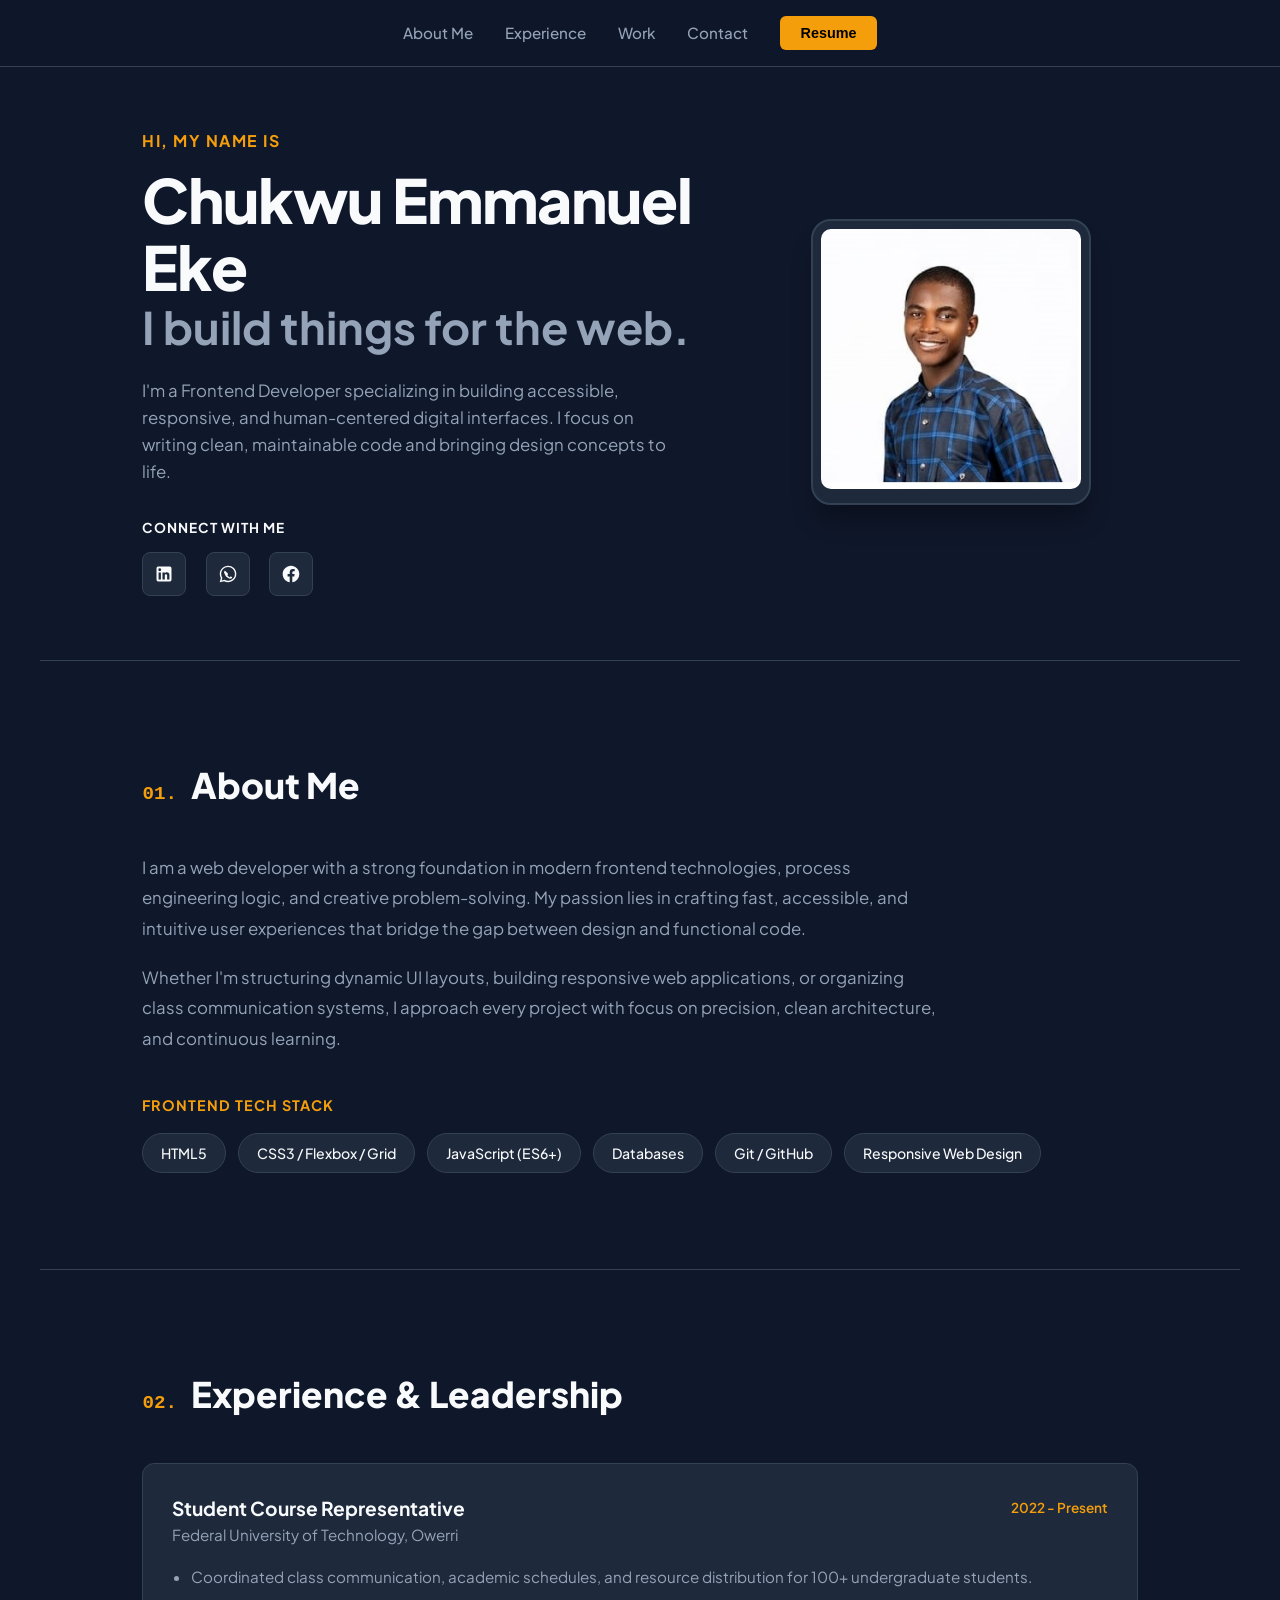
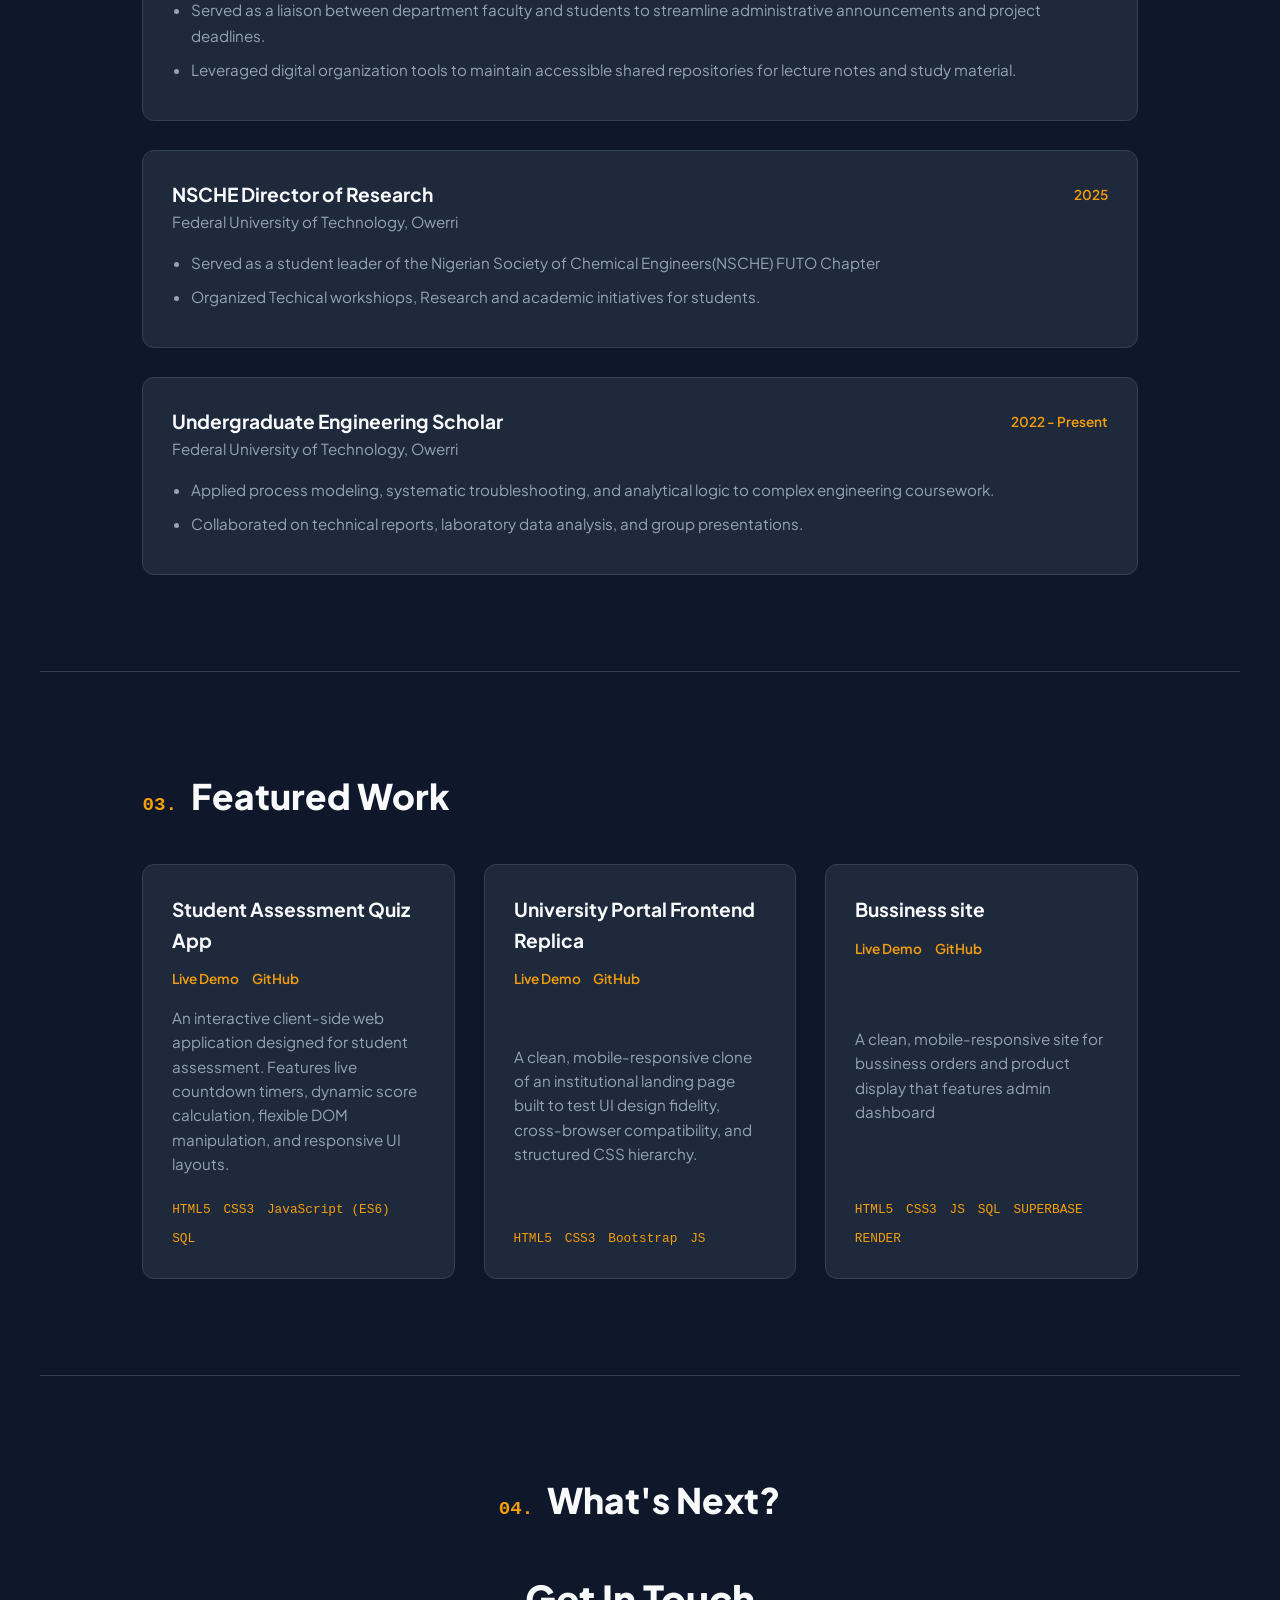
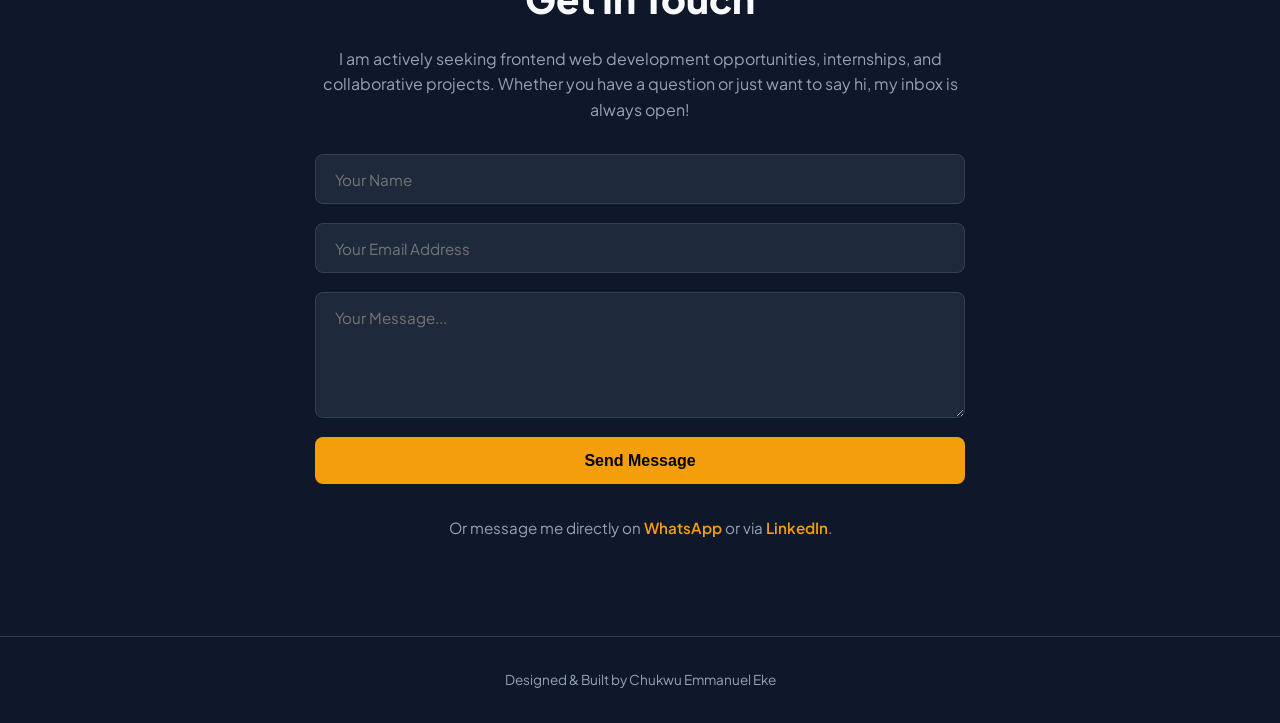
<file: index.html>
<!DOCTYPE html>
<html lang="en">
<head>
    <meta charset="UTF-8">
    <meta name="viewport" content="width=device-width, initial-scale=1.0">
    <title>Chukwu Emmanuel Eke | Frontend Developer</title>
    <link rel="preconnect" href="https://fonts.googleapis.com">
    <link rel="preconnect" href="https://fonts.gstatic.com" crossorigin>
    <link href="https://fonts.googleapis.com/css2?family=Plus+Jakarta+Sans:wght@400;500;600;700;800&display=swap" rel="stylesheet">
    <link rel="stylesheet" href="portfolio.css">
</head>
<body>

    <header class="header">
        <nav class="nav-links">
            <a href="#about">About Me</a>
            <a href="#experience">Experience</a>
            <a href="#work">Work</a>
            <a href="#contact">Contact</a>
            <button class="resume-btn" onclick="window.open('Chukwu_Emmanuel_Eke_CV_Polished.pdf')">Resume</button>
        </nav>
    </header>

    <main>
        <section id="hero" class="hero-container">
            <div class="hero-left">
                <p class="greeting">Hi, my name is</p>
                <h1 class="main-title">Chukwu Emmanuel Eke</h1>
                <h2 class="sub-title">I build things for the web.</h2>
                <p class="description">
                    I'm a Frontend Developer specializing in building accessible,
                     responsive, and human-centered digital interfaces. 
                    I focus on writing clean, maintainable code and bringing design concepts to life.
                </p>

                <div class="social-links">
                    <h3 class="social-title">Connect With Me</h3>
                    <div class="social-icons">
                        <a href="https://www.linkedin.com/in/chukwu-emmanuel-eke-06ba1b368?utm_source=share_via&utm_content=profile&utm_medium=member_android" target="_blank" rel="noopener noreferrer" class="social-icon" aria-label="LinkedIn">
                            <svg xmlns="http://www.w3.org/2000/svg" viewBox="0 0 24 24"><path d="M19 3a2 2 0 0 1 2 2v14a2 2 0 0 1-2 2H5a2 2 0 0 1-2-2V5a2 2 0 0 1 2-2h14m-.5 15.5v-5.3a3.26 3.26 0 0 0-3.26-3.26c-.85 0-1.84.52-2.28 1.3v-1.11h-2.79v8.37h2.79v-4.93c0-.77.62-1.4 1.39-1.4a1.4 1.4 0 0 1 1.4 1.4v4.93h2.75M6.88 8.56a1.68 1.68 0 0 0 1.68-1.68c0-.93-.75-1.69-1.68-1.69a1.69 1.69 0 0 0-1.69 1.69c0 .93.76 1.68 1.69 1.68m1.39 9.94v-8.37H5.5v8.37h2.77z"/></svg>
                        </a>
                        <a href="https://wa.me/2348070743849" target="_blank" rel="noopener noreferrer" class="social-icon" aria-label="WhatsApp">
                            <svg xmlns="http://www.w3.org/2000/svg" viewBox="0 0 24 24"><path d="M12.04 2c-5.46 0-9.91 4.45-9.91 9.91 0 1.75.46 3.45 1.32 4.95L2.05 22l5.25-1.38c1.45.79 3.08 1.21 4.74 1.21 5.46 0 9.91-4.45 9.91-9.91 0-2.65-1.03-5.14-2.9-7.01A9.816 9.816 0 0 0 12.04 2m.01 1.67c4.55 0 8.25 3.7 8.25 8.25 0 2.2-.86 4.27-2.42 5.82a8.203 8.203 0 0 1-5.83 2.42c-1.47 0-2.91-.39-4.18-1.14l-.3-.18-3.11.82.83-3.03-.2-.31a8.2 8.2 0 0 1-1.26-4.38c0-4.55 3.7-8.25 8.22-8.25m-3.55 4.54c-.19 0-.5.07-.76.35-.26.29-1 1-.1 2.43s1.02 2.82 2.39 4.19c1.37 1.37 2.76 2.13 4.19 2.39 1.43.26 2.14-.48 2.43-.74.28-.26.35-.57.35-.76 0-.19-.08-.38-.28-.48l-1.33-.63c-.19-.1-.44-.05-.59.1l-.56.7c-.09.11-.24.16-.38.1-.48-.2-1.8-1.02-2.52-2.28-.08-.14-.03-.29.07-.39l.48-.56c.15-.15.2-.4.1-.59l-.63-1.33c-.1-.2-.29-.32-.48-.32z"/></svg>
                        </a>
                        <a href="https://www.facebook.com/emmanuel.chukwu.5473894" target="_blank" rel="noopener noreferrer" class="social-icon" aria-label="Facebook">
                            <svg xmlns="http://www.w3.org/2000/svg" viewBox="0 0 24 24"><path d="M12 2.04C6.5 2.04 2 6.53 2 12.06C2 17.06 5.66 21.21 10.44 21.96V14.96H7.9V12.06H10.44V9.85C10.44 7.34 11.93 5.96 14.22 5.96C15.31 5.96 16.45 6.15 16.45 6.15V8.62H15.19C13.95 8.62 13.56 9.39 13.56 10.18V12.06H16.34L15.89 14.96H13.56V21.96A10 10 0 0 0 22 12.06C22 6.53 17.5 2.04 12 2.04Z"/></svg>
                        </a>
                    </div>
                </div>
            </div>

            <div class="hero-right">
                <div class="img-wrapper">
                    <img src="pics-cut1.jpg" alt="Chukwu Emmanuel Eke">
                </div>
            </div>
        </section>

        <section class="section-container" id="about">
            <h2 class="section-heading"><span>01.</span> About Me</h2>
            <div class="about-content">
                <p class="about-text">
                    I am a web developer with a strong foundation in modern frontend technologies, process engineering logic, and creative problem-solving. My passion lies in crafting fast, accessible, and intuitive user experiences that bridge the gap between design and functional code.
                </p>
                <p class="about-text">
                    Whether I'm structuring dynamic UI layouts, building responsive web applications, or organizing class communication systems, I approach every project with focus on precision, clean architecture, and continuous learning.
                </p>
            </div>
            
            <div class="about-skills">
                <h3 class="skills-heading">frontend tech stack</h3>
                <div class="stack-grid">
                    <span class="stack-item">HTML5</span>
                    <span class="stack-item">CSS3 / Flexbox / Grid</span>
                    <span class="stack-item">JavaScript (ES6+)</span>
                    <span class="stack-item">Databases</span>
                    <span class="stack-item">Git / GitHub</span>
                    <span class="stack-item">Responsive Web Design</span>
                </div>
            </div>
        </section>

        <section class="section-container" id="experience">
            <h2 class="section-heading"><span>02.</span> Experience & Leadership</h2>
            <div class="experience-list">
                
                <div class="experience-card">
                    <div class="card-header">
                        <h3 class="role-title">Student Course Representative</h3>
                        <span class="role-date">2022 - Present</span>
                    </div>
                    <p class="company-name">Federal University of Technology, Owerri</p>
                    <ul class="role-bullets">
                        <li>Coordinated class communication, academic schedules, and resource distribution for 100+ undergraduate students.</li>
                        <li>Served as a liaison between department faculty and students to streamline administrative announcements and project deadlines.</li>
                        <li>Leveraged digital organization tools to maintain accessible shared repositories for lecture notes and study material.</li>
                    </ul>
                </div>

                <div class="experience-card">
                    <div class="card-header">
                        <h3 class="role-title">NSCHE Director of Research</h3>
                        <span class="role-date">2025</span>
                    </div>
                    <p class="company-name">Federal University of Technology, Owerri</p>
                    <ul class="role-bullets">
                        <li>Served as a student leader of the Nigerian Society of Chemical Engineers(NSCHE) FUTO Chapter</li>
                        <li>Organized Techical workshiops, Research and academic initiatives for students.</li>
                    </ul>
                </div>

                <div class="experience-card">
                    <div class="card-header">
                        <h3 class="role-title">Undergraduate Engineering Scholar</h3>
                        <span class="role-date">2022 - Present</span>
                    </div>
                    <p class="company-name">Federal University of Technology, Owerri</p>
                    <ul class="role-bullets">
                        <li>Applied process modeling, systematic troubleshooting, and analytical logic to complex engineering coursework.</li>
                        <li>Collaborated on technical reports, laboratory data analysis, and group presentations.</li>
                    </ul>
                </div>

            </div>
        </section>

        <section class="section-container" id="work">
            <h2 class="section-heading"><span>03.</span> Featured Work</h2>
            <div class="projects-grid">
                
                <div class="project-card">
                    <div class="project-header">
                        <h3 class="project-title">Student Assessment Quiz App</h3>
                        <div class="project-links">
                            <a href="https://chukwu-emmanuel-eke.github.io/quiz/" target="_blank" class="project-link">Live Demo</a>
                            <a href="https://github.com/chukwu-Emmanuel-Eke/quiz/blob/main/quiz.html/" target="_blank" class="project-link">GitHub</a>
                        </div>
                    </div>
                    <p class="project-description">
                        An interactive client-side web application designed for student assessment. Features live countdown timers, dynamic score calculation, flexible DOM manipulation, and responsive UI layouts.
                    </p>
                    <div class="project-tags">
                        <span>HTML5</span>
                        <span>CSS3</span>
                        <span>JavaScript (ES6)</span>
                        <span>SQL</span>
                
                    </div>
                </div>

                <div class="project-card">
                    <div class="project-header">
                        <h3 class="project-title">University Portal Frontend Replica</h3>
                        <div class="project-links">
                            <a href="https://chukwu-emmanuel-eke.github.io/futo-mimic/" target="_blank" class="project-link">Live Demo</a>
                            <a href="https://github.com/chukwu-Emmanuel-Eke/futo-mimic" target="_blank" class="project-link">GitHub</a>
                        </div>
                    </div>
                    <p class="project-description">
                        A clean, mobile-responsive clone of an institutional landing page built to test UI design fidelity, cross-browser compatibility, and structured CSS hierarchy.
                    </p>
                    <div class="project-tags">
                        <span>HTML5</span>
                        <span>CSS3</span>
                        <span>Bootstrap</span>
                        <span>JS</span>
                    </div>
                </div>

                <div class="project-card">
                    <div class="project-header">
                        <h3 class="project-title">Bussiness site </h3>
                        <div class="project-links">
                            <a href="https://scee-bite-site.onrender.com/index.html" target="_blank" class="project-link">Live Demo</a>
                            <a href="https://github.com/chukwu-Emmanuel-Eke/Scee-bite-site" target="_blank" class="project-link">GitHub</a>
                        </div>
                    </div>
                    <p class="project-description">
                        A clean, mobile-responsive site for bussiness orders and product display that features admin dashboard
                    <div class="project-tags">
                        <span>HTML5</span>
                        <span>CSS3</span>
                        <span>JS</span>
                        <span>SQL</span>
                        <span>SUPERBASE</span>
                        <span>RENDER</span>
                    </div>
                </div>

            </div>
        </section>

        <section class="section-container" id="contact">
            <div class="contact-box">
                <h2 class="section-heading center"><span>04.</span> What's Next?</h2>
                <h3 class="contact-title">Get In Touch</h3>
                <p class="contact-description">
                    I am actively seeking frontend web development opportunities, internships, and collaborative projects. Whether you have a question or just want to say hi, my inbox is always open!
                </p>
                
                <form class="contact-form" action="https://api.web3forms.com/submit" method="POST">
                    <input type="hidden" name="access_key" value="0c7e7999-f277-49e0-857d-4e36fa728e81">
                    <input type="text" name="name" placeholder="Your Name" required>
                    <input type="email" name="email" placeholder="Your Email Address" required>
                    <textarea name="message" rows="5" placeholder="Your Message..." required></textarea>
                    <button type="submit" class="submit-btn">Send Message</button>
                </form>

                <div class="direct-contact">
                    <p>Or message me directly on <a href="https://wa.me/2348070743849" target="_blank">WhatsApp</a> or via <a href="https://www.linkedin.com/in/chukwu-emmanuel-eke-06ba1b368?utm_source=share_via&utm_content=profile&utm_medium=member_android" target="_blank">LinkedIn</a>.</p>
                </div>
            </div>
        </section>

    </main>

    <footer class="footer">
        <p>Designed & Built by Chukwu Emmanuel Eke</p>
    </footer>

</body>
</html>
</file>
<file: portfolio.css>
:root {
    --bg-color: #0f172a;        
    --card-bg: #1e293b;         
    --text-heading: #f8fafc;    
    --text-body: #94a3b8;       
    --accent-color: #f59e0b;   
    --accent-hover: #d97706;    
    --nav-bg: rgba(15, 23, 42, 0.95);
    --border-color: #334155;
}

* {
    padding: 0;
    margin: 0;
    box-sizing: border-box;
}

html {
    scroll-behavior: smooth;
    scroll-padding-top: 80px; 
}

body {
    width: 100%;
    min-height: 100vh;
    background-color: var(--bg-color);
    color: var(--text-body);
    font-family: 'Plus Jakarta Sans', sans-serif;
    overflow-x: hidden;
    line-height: 1.6;
}

/* --- Header / Navbar --- */
.header {
    position: fixed;
    top: 0;
    left: 0;
    width: 100%;
    display: flex;
    align-items: center;
    justify-content: center;
    padding: 1rem 8%;
    background-color: var(--nav-bg);
    backdrop-filter: blur(12px);
    -webkit-backdrop-filter: blur(12px);
    border-bottom: 1px solid var(--border-color);
    z-index: 1000;
}

.nav-links {
    display: flex;
    align-items: center;
    justify-content: center;
    gap: 2rem;
    width: 100%;
    max-width: 1200px;
}

.nav-links a {
    text-decoration: none;
    color: var(--text-body);
    font-size: 0.95rem;
    font-weight: 500;
    transition: color 0.3s ease;
    white-space: nowrap;
}

.nav-links a:hover {
    color: var(--accent-color);
}

.resume-btn {
    background: var(--accent-color);
    color: #000000;
    padding: 0.55rem 1.3rem;
    border: none;
    border-radius: 6px;
    font-size: 0.9rem;
    font-weight: 700;
    cursor: pointer;
    transition: all 0.3s ease;
    white-space: nowrap;
}

.resume-btn:hover {
    background: var(--accent-hover);
    transform: translateY(-2px);
    box-shadow: 0 4px 12px rgba(245, 158, 11, 0.25);
}

/* --- Hero Section --- */
.hero-container {
    min-height: auto;
    display: flex;
    align-items: center;
    justify-content: space-between;
    padding: 8rem 8% 4rem;
    max-width: 1200px;
    margin: 0 auto;
    gap: 4rem;
}

.hero-left {
    flex: 1.2;
    width: 100%;
}

.greeting {
    color: var(--accent-color);
    font-size: 1rem;
    font-weight: 700;
    letter-spacing: 1.5px;
    text-transform: uppercase;
    margin-bottom: 0.8rem;
}

.main-title {
    color: var(--text-heading);
    font-size: clamp(2.2rem, 5vw, 3.8rem);
    font-weight: 800;
    line-height: 1.1;
    letter-spacing: -1px;
}

.sub-title {
    color: var(--text-body);
    font-size: clamp(1.5rem, 3.5vw, 2.8rem);
    font-weight: 700;
    margin-bottom: 1.5rem;
    line-height: 1.2;
}

.description {
    max-width: 540px;
    font-size: 1.05rem;
    color: var(--text-body);
    margin-bottom: 2rem;
}

/* --- Social Media Icons --- */
.social-links {
    margin-top: 2rem;
}

.social-title {
    font-size: 0.85rem;
    color: var(--text-heading);
    margin-bottom: 0.8rem;
    text-transform: uppercase;
    letter-spacing: 1px;
}

.social-icons {
    display: flex;
    align-items: center;
    gap: 1.2rem;
}

.social-icon {
    width: 44px;
    height: 44px;
    display: flex;
    align-items: center;
    justify-content: center;
    border-radius: 8px;
    background: var(--card-bg);
    border: 1px solid var(--border-color);
    color: var(--text-heading);
    text-decoration: none;
    transition: all 0.3s ease;
    flex-shrink: 0;
}

.social-icon svg {
    width: 20px;
    height: 20px;
    fill: currentColor;
}

.social-icon:hover {
    border-color: var(--accent-color);
    color: var(--accent-color);
    transform: translateY(-3px);
    box-shadow: 0 4px 12px rgba(0, 0, 0, 0.3);
}

/* --- Profile Image Area --- */
.hero-right {
    flex: 0.8;
    display: flex;
    justify-content: center;
    width: 100%;
}

.img-wrapper {
    position: relative;
    width: 280px;
    max-width: 100%;
    aspect-ratio: 1 / 1;
    height: auto;
    border-radius: 20px;
    background: var(--card-bg);
    border: 2px solid var(--border-color);
    padding: 8px;
    box-shadow: 0 20px 25px -5px rgba(0, 0, 0, 0.3);
}

.img-wrapper img {
    width: 100%;
    height: 100%;
    object-fit: cover;
    border-radius: 10px;
}

/* --- Shared Section Styling --- */
.section-container {
    max-width: 1200px;
    margin: 0 auto;
    padding: 6rem 8%;
    border-top: 1px solid var(--border-color);
}

.section-heading {
    font-size: clamp(1.6rem, 3vw, 2.2rem);
    color: var(--text-heading);
    font-weight: 800;
    margin-bottom: 2.5rem;
}

.section-heading.center {
    text-align: center;
}

.section-heading span {
    color: var(--accent-color);
    font-family: monospace;
    font-size: 1.2rem;
    margin-right: 0.5rem;
}

/* --- About Me Section --- */
.about-content {
    max-width: 800px;
}

.about-text {
    font-size: 1.05rem;
    line-height: 1.8;
    color: var(--text-body);
    margin-bottom: 1.2rem;
}

.about-skills {
    margin-top: 2.5rem;
}

.skills-heading {
    color: var(--accent-color);
    font-size: 0.9rem;
    font-weight: 700;
    letter-spacing: 1px;
    text-transform: uppercase;
    margin-bottom: 1rem;
}

.stack-grid {
    display: flex;
    flex-wrap: wrap;
    gap: 0.8rem;
}

.stack-item {
    background-color: var(--card-bg);
    border: 1px solid var(--border-color);
    color: var(--text-heading);
    padding: 0.5rem 1.1rem;
    border-radius: 20px;
    font-size: 0.88rem;
    font-weight: 500;
    transition: all 0.2s ease;
}

.stack-item:hover {
    border-color: var(--accent-color);
    color: var(--accent-color);
    transform: translateY(-2px);
}

/* --- Experience Section --- */
.experience-list {
    display: flex;
    flex-direction: column;
    gap: 1.8rem;
}

.experience-card {
    background: var(--card-bg);
    border: 1px solid var(--border-color);
    border-radius: 12px;
    padding: 1.8rem;
    transition: transform 0.3s ease, border-color 0.3s ease;
}

.experience-card:hover {
    transform: translateY(-3px);
    border-color: var(--accent-color);
}

.card-header {
    display: flex;
    justify-content: space-between;
    align-items: center;
    flex-wrap: wrap;
    gap: 0.5rem;
}

.role-title {
    color: var(--text-heading);
    font-size: 1.2rem;
    font-weight: 700;
}

.role-date {
    color: var(--accent-color);
    font-size: 0.85rem;
    font-weight: 600;
}

.company-name {
    color: var(--text-body);
    font-size: 0.95rem;
    margin-bottom: 1rem;
}

.role-bullets {
    padding-left: 1.2rem;
    color: var(--text-body);
    font-size: 0.95rem;
    line-height: 1.7;
}

.role-bullets li {
    margin-bottom: 0.5rem;
}

/* --- Featured Work Section --- */
.projects-grid {
    display: grid;
    grid-template-columns: repeat(auto-fit, minmax(280px, 1fr));
    gap: 1.8rem;
}

.project-card {
    background: var(--card-bg);
    border: 1px solid var(--border-color);
    border-radius: 12px;
    padding: 1.8rem;
    display: flex;
    flex-direction: column;
    justify-content: space-between;
    transition: transform 0.3s ease, border-color 0.3s ease;
}

.project-card:hover {
    transform: translateY(-4px);
    border-color: var(--accent-color);
}

.project-header {
    display: flex;
    justify-content: space-between;
    align-items: flex-start;
    flex-wrap: wrap;
    gap: 0.8rem;
    margin-bottom: 1rem;
}

.project-title {
    color: var(--text-heading);
    font-size: 1.2rem;
    font-weight: 700;
}

.project-links {
    display: flex;
    gap: 0.8rem;
}

.project-link {
    color: var(--accent-color);
    text-decoration: none;
    font-size: 0.85rem;
    font-weight: 600;
    transition: color 0.2s ease;
}

.project-link:hover {
    color: var(--accent-hover);
    text-decoration: underline;
}

.project-description {
    font-size: 0.95rem;
    color: var(--text-body);
    line-height: 1.6;
    margin-bottom: 1.5rem;
}

.project-tags {
    display: flex;
    flex-wrap: wrap;
    gap: 0.5rem 0.8rem;
}

.project-tags span {
    font-size: 0.8rem;
    color: var(--accent-color);
    font-family: monospace;
}

/* --- Contact Section --- */
.contact-box {
    max-width: 650px;
    margin: 0 auto;
    text-align: center;
}

.contact-title {
    color: var(--text-heading);
    font-size: clamp(1.8rem, 4vw, 2.4rem);
    font-weight: 800;
    margin-bottom: 1rem;
}

.contact-description {
    color: var(--text-body);
    font-size: 1rem;
    margin-bottom: 2rem;
    line-height: 1.6;
}

.contact-form {
    display: flex;
    flex-direction: column;
    gap: 1.2rem;
}

.contact-form input,
.contact-form textarea {
    width: 100%;
    padding: 0.9rem 1.2rem;
    background: var(--card-bg);
    border: 1px solid var(--border-color);
    border-radius: 8px;
    color: var(--text-heading);
    font-family: inherit;
    font-size: 0.95rem;
    outline: none;
    transition: border-color 0.3s ease;
}

.contact-form input:focus,
.contact-form textarea:focus {
    border-color: var(--accent-color);
}

.submit-btn {
    background: var(--accent-color);
    color: #000000;
    padding: 0.9rem;
    border: none;
    border-radius: 8px;
    font-weight: 700;
    font-size: 1rem;
    cursor: pointer;
    transition: background 0.3s ease, transform 0.2s ease;
}

.submit-btn:hover {
    background: var(--accent-hover);
    transform: translateY(-2px);
}

.direct-contact {
    margin-top: 2rem;
    font-size: 0.95rem;
}

.direct-contact a {
    color: var(--accent-color);
    text-decoration: none;
    font-weight: 600;
}

.direct-contact a:hover {
    text-decoration: underline;
}

/* --- Footer --- */
.footer {
    text-align: center;
    padding: 2rem;
    color: var(--text-body);
    font-size: 0.85rem;
    border-top: 1px solid var(--border-color);
    background-color: var(--bg-color);
}

/* --- Responsive Media Queries --- */

@media (max-width: 900px) {
    .hero-container {
        flex-direction: column-reverse;
        justify-content: center;
        text-align: center;
        gap: 2.5rem;
        padding-top: 7rem;
    }

    .description {
        margin: 0 auto 2rem;
    }

    .social-icons {
        justify-content: center;
    }

    .img-wrapper {
        width: 220px;
    }

    .about-content {
        text-align: center;
    }

    .stack-grid {
        justify-content: center;
    }
}

@media (max-width: 600px) {
    .header {
        padding: 0.8rem 4%;
    }

    .nav-links {
        gap: 0.8rem;
    }

    .nav-links a {
        font-size: 0.8rem;
    }

    .resume-btn {
        padding: 0.4rem 0.8rem;
        font-size: 0.8rem;
    }

    .section-container {
        padding: 4rem 5%;
    }

    .experience-card,
    .project-card {
        padding: 1.2rem;
    }

    .card-header {
        flex-direction: column;
        align-items: flex-start;
    }

    .img-wrapper {
        width: 180px;
    }
}

@media (max-width: 380px) {
    .nav-links {
        gap: 0.5rem;
    }

    .nav-links a {
        font-size: 0.75rem;
    }

    .resume-btn {
        padding: 0.35rem 0.6rem;
        font-size: 0.75rem;
    }
}

@media (min-width: 1500px) {
    .hero-container,
    .section-container {
        max-width: 1400px;
    }
}
</file>
